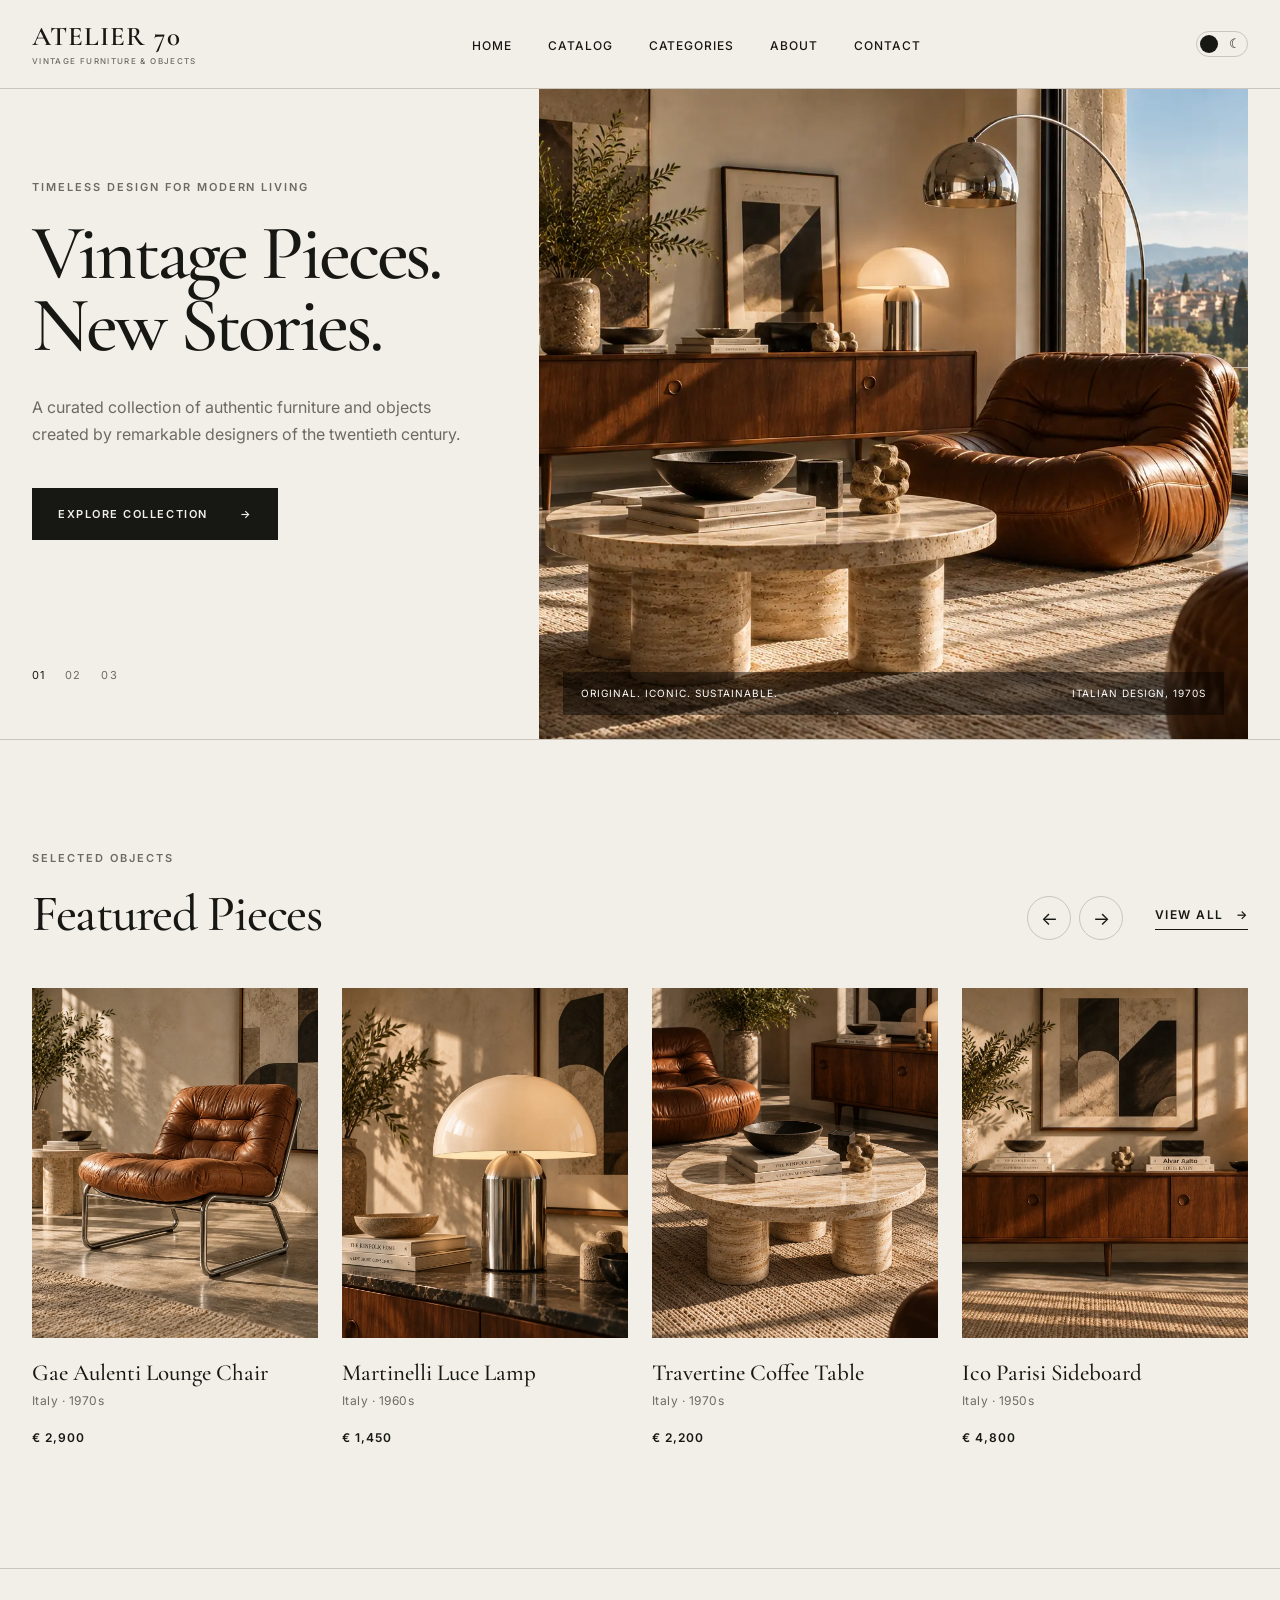
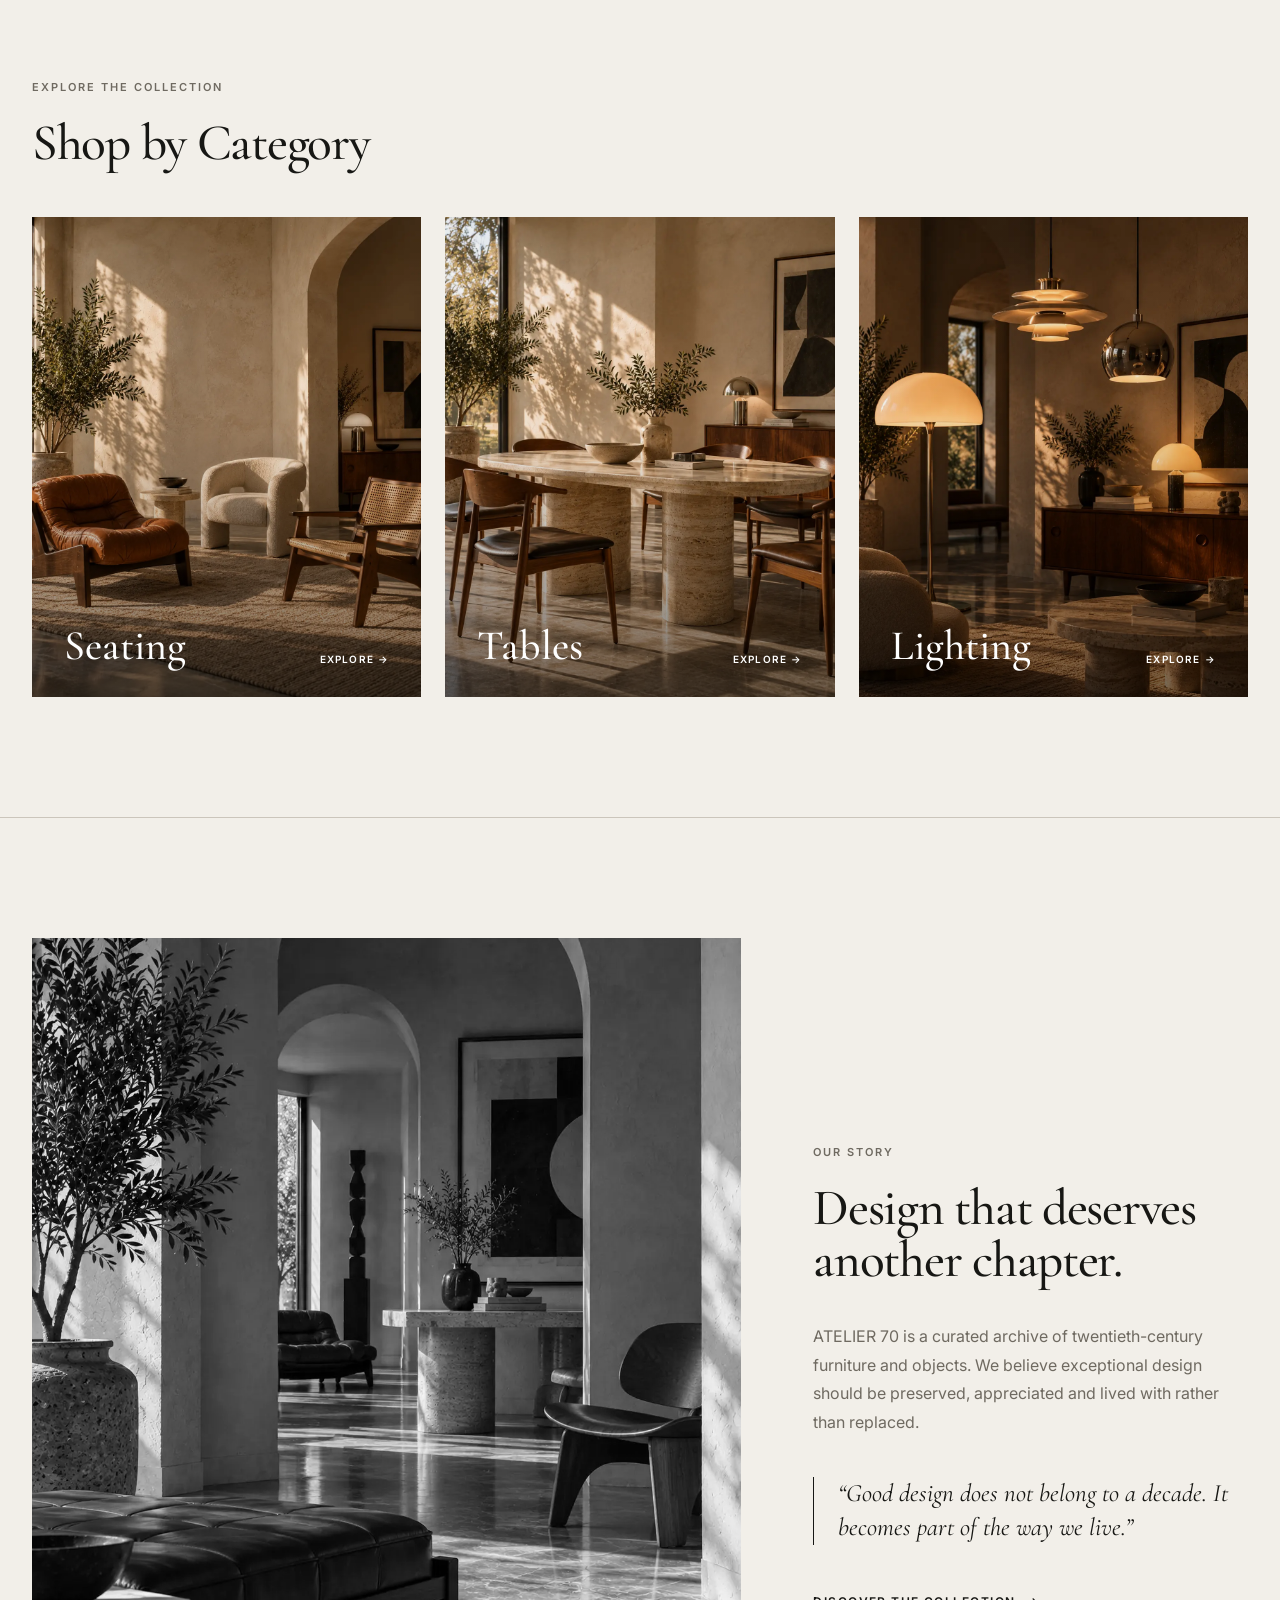
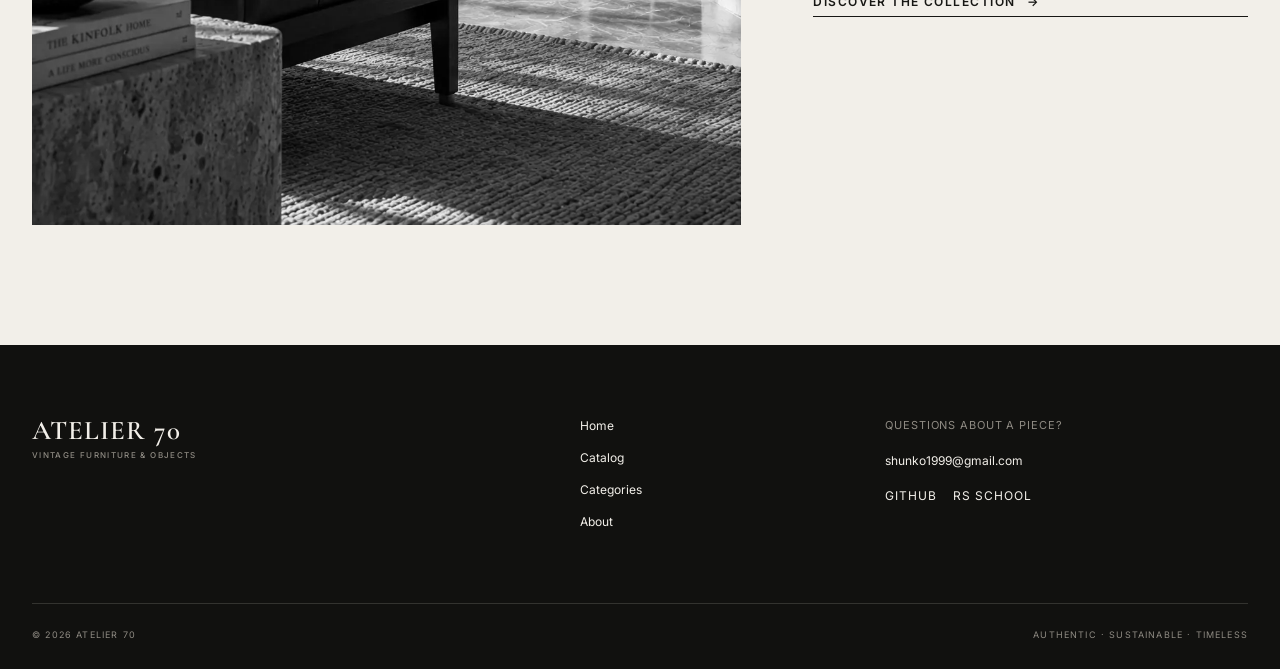
<file: index.html>
<!DOCTYPE html>
<html lang="en">
  <head>
    <meta charset="UTF-8">
    <meta name="viewport" content="width=device-width, initial-scale=1.0">
    <meta
      name="description"
      content="ATELIER 70 — curated vintage furniture and collectible design."
    >
    <title>ATELIER 70 — Vintage Furniture & Objects</title>

    <link rel="icon" href="assets/images/favicon.svg" type="image/svg+xml">
    <link rel="preconnect" href="https://fonts.googleapis.com">
    <link rel="preconnect" href="https://fonts.gstatic.com" crossorigin>
    <link
      href="https://fonts.googleapis.com/css2?family=Cormorant+Garamond:wght@500;600&family=Inter:wght@400;500;600&display=swap"
      rel="stylesheet"
    >

    <link rel="stylesheet" href="css/style.css">
  </head>

  <body>
    <header class="header">
      <div class="container header__inner">
        <a class="logo" href="index.html" aria-label="ATELIER 70 home">
          <span class="logo__name">ATELIER 70</span>
          <span class="logo__description">Vintage Furniture & Objects</span>
        </a>

        <nav class="navigation" aria-label="Main navigation">
          <ul class="navigation__list">
            <li><a href="index.html">Home</a></li>
            <li><a href="catalog.html">Catalog</a></li>
            <li><a href="#categories">Categories</a></li>
            <li><a href="#about">About</a></li>
            <li><a href="#contact">Contact</a></li>
          </ul>
        </nav>

        <div class="header__actions">
          <button
            class="theme-toggle"
            type="button"
            aria-label="Switch to dark theme"
            aria-pressed="false"
          >
            <span class="theme-toggle__sun" aria-hidden="true">☀</span>
            <span class="theme-toggle__moon" aria-hidden="true">☾</span>
          </button>

          <button
            class="burger"
            type="button"
            aria-label="Open navigation menu"
            aria-expanded="false"
          >
            <span></span>
            <span></span>
            <span></span>
          </button>
        </div>
      </div>
    </header>

    <main>
      <section class="hero">
        <div class="container hero__inner">
          <div class="hero__content">
            <p class="eyebrow">Timeless design for modern living</p>

            <h1>Vintage Pieces.<br>New Stories.</h1>

            <p class="hero__description">
              A curated collection of authentic furniture and objects
              created by remarkable designers of the twentieth century.
            </p>

            <a class="button button--primary" href="catalog.html">
              Explore collection
              <span aria-hidden="true">→</span>
            </a>

            <div class="hero__pagination" role="group" aria-label="Slide 1 of 3">
              <span class="hero__pagination-active">01</span>
              <span>02</span>
              <span>03</span>
            </div>
          </div>

          <div class="hero__visual">
            <img
              src="assets/images/hero.webp"
              alt="Vintage living room with collectible furniture"
            >

            <div class="hero__caption">
              <span>Original. Iconic. Sustainable.</span>
              <span>Italian design, 1970s</span>
            </div>
          </div>
        </div>
      </section>

      <section class="featured" id="featured">
        <div class="container">
          <div class="section-heading">
            <div>
              <p class="eyebrow">Selected objects</p>
              <h2>Featured Pieces</h2>
            </div>

            <div class="featured__heading-actions">
              <div
  class="slider-controls"
  role="group"
  aria-label="Featured pieces controls"
>
                <button
                  class="slider-control slider-control--prev"
                  type="button"
                  aria-label="Previous featured piece"
                >
                  ←
                </button>

                <button
                  class="slider-control slider-control--next"
                  type="button"
                  aria-label="Next featured piece"
                >
                  →
                </button>
              </div>

              <a class="text-link" href="catalog.html">
                View all <span aria-hidden="true">→</span>
              </a>
            </div>
          </div>

          <div class="featured__slider">
            <article class="product-card">
              <div class="product-card__image">
                <img
                  src="assets/images/chair-01.webp"
                  alt="Vintage lounge chair"
                >
              </div>
              <h3>Gae Aulenti Lounge Chair</h3>
              <p>Italy · 1970s</p>
              <span class="product-card__price">€ 2,900</span>
            </article>

            <article class="product-card">
              <div class="product-card__image">
                <img
                  src="assets/images/lamp-01.webp"
                  alt="Vintage table lamp"
                >
              </div>
              <h3>Martinelli Luce Lamp</h3>
              <p>Italy · 1960s</p>
              <span class="product-card__price">€ 1,450</span>
            </article>

            <article class="product-card">
              <div class="product-card__image">
                <img
                  src="assets/images/table-01.webp"
                  alt="Travertine coffee table"
                >
              </div>
              <h3>Travertine Coffee Table</h3>
              <p>Italy · 1970s</p>
              <span class="product-card__price">€ 2,200</span>
            </article>

            <article class="product-card">
              <div class="product-card__image">
                <img
                  src="assets/images/sideboard-01.webp"
                  alt="Vintage wooden sideboard"
                >
              </div>
              <h3>Ico Parisi Sideboard</h3>
              <p>Italy · 1950s</p>
              <span class="product-card__price">€ 4,800</span>
            </article>

            <article class="product-card">
              <div class="product-card__image">
                <img
                  src="assets/images/seating-02.webp"
                  alt="Vintage lounge chair"
                >
              </div>
              <h3>Italian Lounge Chair</h3>
              <p>Italy · 1970s</p>
              <span class="product-card__price">€1,850</span>
            </article>
            
            <article class="product-card">
              <div class="product-card__image">
                <img
                  src="assets/images/tables/table-02.webp"
                  alt="Vintage side table"
                >
              </div>
              <h3>Travertine Side Table</h3>
              <p>Italy · 1970s</p>
              <span class="product-card__price">€1,250</span>
            </article>
            
            <article class="product-card">
              <div class="product-card__image">
                <img
                  src="assets/images/lighting/lighting-02.webp"
                  alt="Vintage table lamp"
                >
              </div>
              <h3>Sculptural Table Lamp</h3>
              <p>France · 1960s</p>
              <span class="product-card__price">€980</span>
            </article>
            
            <article class="product-card">
              <div class="product-card__image">
                <img
                  src="assets/images/seating-04.webp"
                  alt="Vintage dining chair"
                >
              </div>
              <h3>Oak Dining Chair</h3>
              <p>Denmark · 1960s</p>
              <span class="product-card__price">€1,100</span>
            </article>
          </div>
        </div>
      </section>

      <section class="categories" id="categories">
        <div class="container">
          <div class="section-heading">
            <div>
              <p class="eyebrow">Explore the collection</p>
              <h2>Shop by Category</h2>
            </div>
          </div>

          <div class="categories__grid">
            <a class="category-card" href="catalog.html#seating">
              <img
                src="assets/images/category-seating.webp"
                alt="Vintage seating collection"
              >
              <div class="category-card__content">
                <h3>Seating</h3>
                <span>Explore →</span>
              </div>
            </a>

            <a class="category-card" href="catalog.html#tables">
              <img
                src="assets/images/category-tables.webp"
                alt="Vintage tables collection"
              >
              <div class="category-card__content">
                <h3>Tables</h3>
                <span>Explore →</span>
              </div>
            </a>

            <a class="category-card" href="catalog.html#lighting">
              <img
                src="assets/images/category-lighting.webp"
                alt="Vintage lighting collection"
              >
              <div class="category-card__content">
                <h3>Lighting</h3>
                <span>Explore →</span>
              </div>
            </a>
          </div>
        </div>
      </section>

      <section class="story" id="about">
        <div class="container story__inner">
          <div class="story__image">
            <img
              src="assets/images/story.webp"
              alt="Curated vintage furniture in an interior"
            >
          </div>

          <div class="story__content">
            <p class="eyebrow">Our story</p>

            <h2>Design that deserves another chapter.</h2>

            <p>
              ATELIER 70 is a curated archive of twentieth-century furniture
              and objects. We believe exceptional design should be preserved,
              appreciated and lived with rather than replaced.
            </p>

            <blockquote>
              “Good design does not belong to a decade. It becomes part of
              the way we live.”
            </blockquote>

            <a class="text-link" href="catalog.html">
              Discover the collection <span aria-hidden="true">→</span>
            </a>
          </div>
        </div>
      </section>
    </main>

    <footer class="footer" id="contact">
      <div class="container">
        <div class="footer__top">
          <a
            class="logo logo--footer"
            href="index.html"
            aria-label="ATELIER 70 home"
          >
            <span class="logo__name">ATELIER 70</span>
            <span class="logo__description">Vintage Furniture & Objects</span>
          </a>

          <nav class="footer__navigation" aria-label="Footer navigation">
            <a href="index.html">Home</a>
            <a href="catalog.html">Catalog</a>
            <a href="#categories">Categories</a>
            <a href="#about">About</a>
          </nav>

          <div class="footer__contact">
            <p>Questions about a piece?</p>

            <a href="mailto:shunko1999@gmail.com">
              shunko1999@gmail.com
            </a>

            <div class="footer__external">
              <a
                href="https://github.com/sailoksis"
                target="_blank"
                rel="noopener noreferrer"
              >
                GitHub
              </a>

              <a
                href="https://rs.school/"
                target="_blank"
                rel="noopener noreferrer"
              >
                RS School
              </a>
            </div>
          </div>
        </div>

        <div class="footer__bottom">
          <span>© 2026 ATELIER 70</span>
          <span>Authentic · Sustainable · Timeless</span>
        </div>
      </div>
    </footer>

    <script src="js/main.js"></script>
  </body>
</html>
</file>
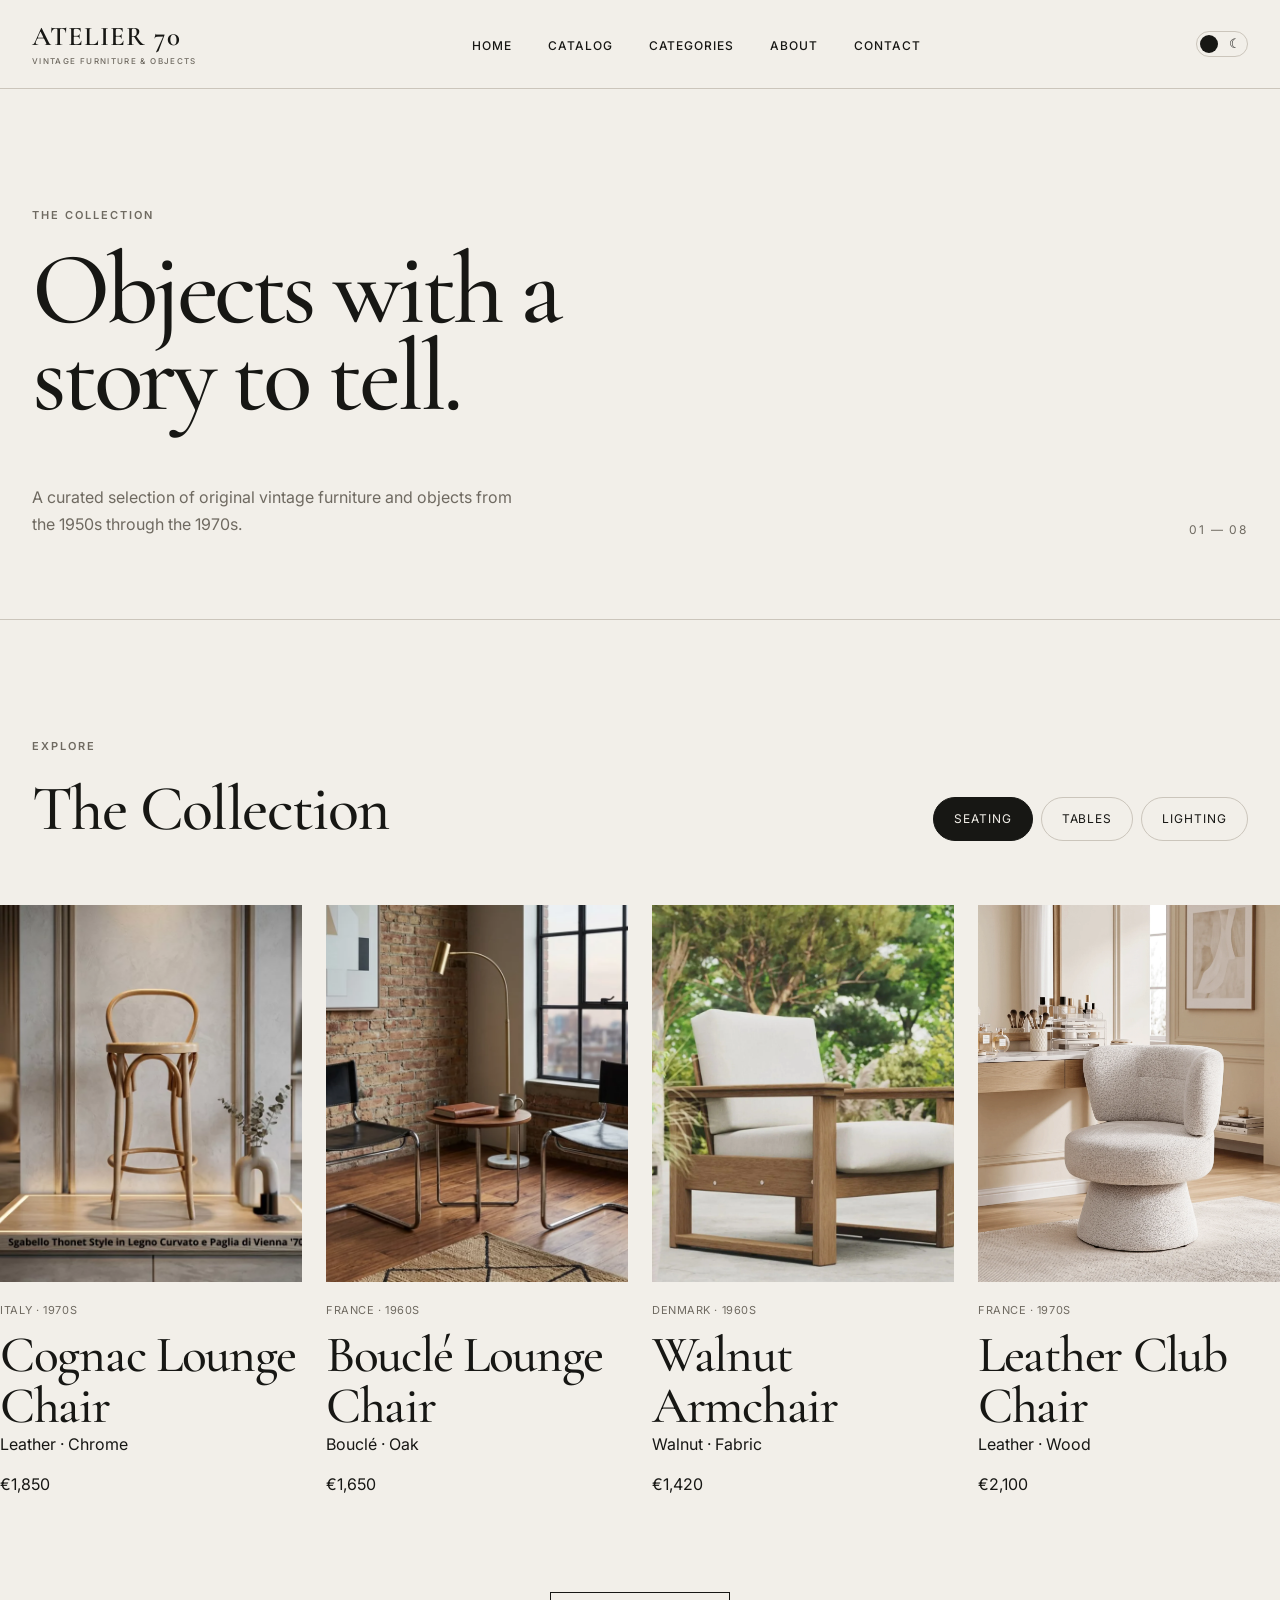
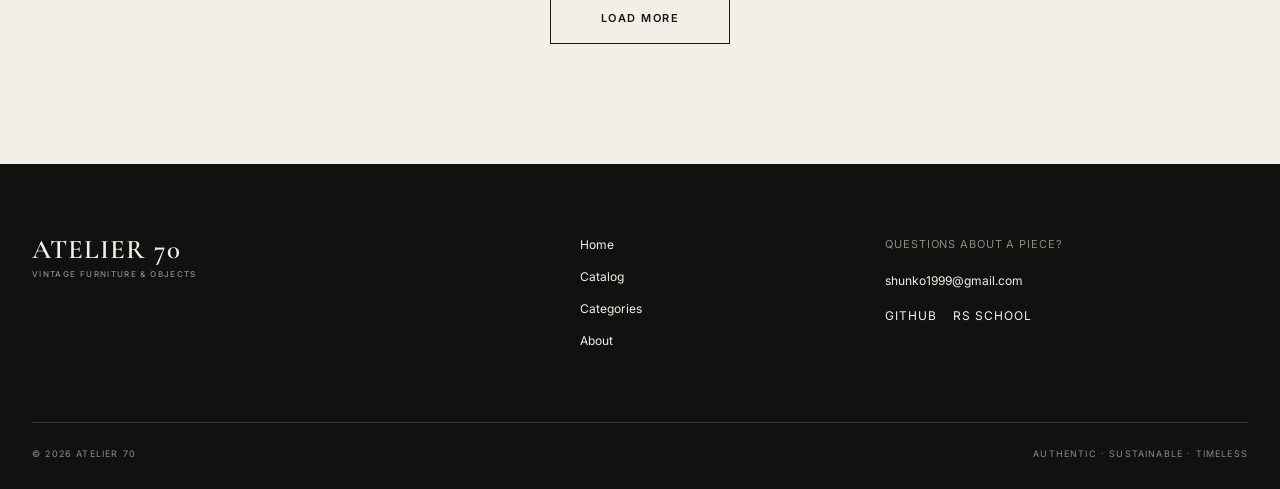
<file: catalog.html>
<!DOCTYPE html>
<html lang="en">
  <head>
    <meta charset="UTF-8">
    <meta name="viewport" content="width=device-width, initial-scale=1.0">
    <meta
      name="description"
      content="ATELIER 70 catalog — curated vintage furniture and collectible design."
    >
    <title>Catalog — ATELIER 70</title>

    <link rel="icon" href="assets/images/favicon.svg" type="image/svg+xml">
    <link rel="preconnect" href="https://fonts.googleapis.com">
    <link rel="preconnect" href="https://fonts.gstatic.com" crossorigin>
    <link
      href="https://fonts.googleapis.com/css2?family=Cormorant+Garamond:wght@500;600&family=Inter:wght@400;500;600&display=swap"
      rel="stylesheet"
    >

    <link rel="stylesheet" href="css/style.css">
  </head>

  <body>
    <header class="header">
      <div class="container header__inner">
        <a class="logo" href="index.html" aria-label="ATELIER 70 home">
          <span class="logo__name">ATELIER 70</span>
          <span class="logo__description">Vintage Furniture & Objects</span>
        </a>

        <nav class="navigation" aria-label="Main navigation">
          <ul class="navigation__list">
            <li><a href="index.html">Home</a></li>
            <li><a href="catalog.html">Catalog</a></li>
            <li><a href="index.html#categories">Categories</a></li>
            <li><a href="index.html#about">About</a></li>
            <li><a href="#contact">Contact</a></li>
          </ul>
        </nav>

        <div class="header__actions">
          <button
            class="theme-toggle"
            type="button"
            aria-label="Switch to dark theme"
            aria-pressed="false"
          >
            <span class="theme-toggle__sun" aria-hidden="true">☀</span>
            <span class="theme-toggle__moon" aria-hidden="true">☾</span>
          </button>

          <button
            class="burger"
            type="button"
            aria-label="Open navigation menu"
            aria-expanded="false"
          >
            <span></span>
            <span></span>
            <span></span>
          </button>
        </div>
      </div>
    </header>

    <main>
      <section class="catalog-hero">
        <div class="container">
          <p class="eyebrow">The collection</p>

          <h1>Objects with a<br>story to tell.</h1>

          <div class="catalog-hero__bottom">
            <p>
              A curated selection of original vintage furniture and objects
              from the 1950s through the 1970s.
            </p>

            <span>01 — 08</span>
          </div>
        </div>
      </section>

      <section class="catalog" aria-labelledby="catalog-title">
        <div class="container">
          <div class="catalog__header">
            <div>
              <p class="eyebrow">Explore</p>
              <h2 id="catalog-title">The Collection</h2>
            </div>

<div class="catalog-tabs" role="group" aria-label="Product categories">
  <button
    class="catalog-tab catalog-tab--active"
    type="button"
    data-category="seating"
    aria-pressed="true"
  >
    Seating
  </button>

  <button
    class="catalog-tab"
    type="button"
    data-category="tables"
    aria-pressed="false"
  >
    Tables
  </button>

  <button
    class="catalog-tab"
    type="button"
    data-category="lighting"
    aria-pressed="false"
  >
    Lighting
  </button>
</div>
            </div>
          </div>

          <div class="catalog-grid">

          </div>

          <div class="catalog__more">
            <button class="button button--outline" type="button">
              Load More
            </button>
          </div>
        </div>
      </section>
    </main>

    <footer class="footer" id="contact">
      <div class="container">
        <div class="footer__top">
          <a
            class="logo logo--footer"
            href="index.html"
            aria-label="ATELIER 70 home"
          >
            <span class="logo__name">ATELIER 70</span>
            <span class="logo__description">Vintage Furniture & Objects</span>
          </a>

          <nav class="footer__navigation" aria-label="Footer navigation">
            <a href="index.html">Home</a>
            <a href="catalog.html">Catalog</a>
            <a href="index.html#categories">Categories</a>
            <a href="index.html#about">About</a>
          </nav>

          <div class="footer__contact">
            <p>Questions about a piece?</p>

            <a href="mailto:shunko1999@gmail.com">
              shunko1999@gmail.com
            </a>

            <div class="footer__external">
              <a
                href="https://github.com/sailoksis"
                target="_blank"
                rel="noopener noreferrer"
              >
                GitHub
              </a>

              <a
                href="https://rs.school/"
                target="_blank"
                rel="noopener noreferrer"
              >
                RS School
              </a>
            </div>
          </div>
        </div>

        <div class="footer__bottom">
          <span>© 2026 ATELIER 70</span>
          <span>Authentic · Sustainable · Timeless</span>
        </div>
      </div>
    </footer>
    <div class="product-modal" aria-hidden="true"></div>
    <script src="js/products.js"></script>
    <script src="js/main.js"></script>
  </body>
</html>
</file>
<file: css/style.css>
/* ========================================
   ATELIER 70
   Landing Page — Part 1
   ======================================== */

   :root {
    --color-bg: #f2efe9;
    --color-surface: #faf8f4;
    --color-text: #171714;
    --color-muted: #6f6a61;
    --color-line: #cbc5bb;
    --color-button-text: #f2efe9;
  
    --font-display: "Cormorant Garamond", Georgia, serif;
    --font-body: "Inter", Arial, sans-serif;
  
    --container-width: 1280px;
    --page-padding: 32px;
  
    --transition: 0.3s ease;
  }
  
  * {
    box-sizing: border-box;
  }
  
  html {
    scroll-behavior: smooth;
  }
  
  body {
    margin: 0;
    min-width: 320px;
    background-color: var(--color-bg);
    color: var(--color-text);
    font-family: var(--font-body);
    font-size: 16px;
    line-height: 1.5;
    transition:
      background-color var(--transition),
      color var(--transition);
  }
  
  body.dark-theme {
    --color-bg: #171714;
    --color-surface: #211f1b;
    --color-text: #f2efe9;
    --color-muted: #aaa49a;
    --color-line: #45413b;
    --color-button-text: #171714;
  }
  
  img {
    display: block;
    width: 100%;
    height: 100%;
    object-fit: cover;
  }
  
  a {
    color: inherit;
    text-decoration: none;
  }
  
  button {
    padding: 0;
    border: 0;
    color: inherit;
    font: inherit;
    background: none;
    cursor: pointer;
  }
  
  h1,
  h2,
  h3,
  p,
  blockquote {
    margin-top: 0;
  }
  
  .container {
    width: min(
      calc(100% - (var(--page-padding) * 2)),
      var(--container-width)
    );
    margin-inline: auto;
  }
  
  /* ========================================
     Typography
     ======================================== */
  
  h1,
  h2,
  h3 {
    font-family: var(--font-display);
    font-weight: 500;
  }
  
  h1 {
    margin-bottom: 32px;
    font-size: clamp(64px, 6.1vw, 88px);
    line-height: 0.92;
    letter-spacing: -0.04em;
  }
  
  h2 {
    margin-bottom: 0;
    font-size: clamp(42px, 4vw, 56px);
    line-height: 1;
    letter-spacing: -0.025em;
  }
  
  .eyebrow {
    margin-bottom: 24px;
    color: var(--color-muted);
    font-size: 11px;
    font-weight: 600;
    line-height: 1.2;
    letter-spacing: 0.18em;
    text-transform: uppercase;
  }
  
  .text-link {
    display: inline-flex;
    gap: 12px;
    align-items: center;
    padding-bottom: 5px;
    border-bottom: 1px solid var(--color-text);
    font-size: 12px;
    font-weight: 600;
    letter-spacing: 0.12em;
    text-transform: uppercase;
    transition: opacity var(--transition);
  }
  
  .text-link:hover {
    opacity: 0.55;
  }
  
  /* ========================================
     Header
     ======================================== */
  
  .header {
    position: relative;
    z-index: 20;
    border-bottom: 1px solid var(--color-line);
    background-color: var(--color-bg);
  }
  
  .header__inner {
    display: flex;
    min-height: 88px;
    align-items: center;
    justify-content: space-between;
  }
  
  .logo {
    display: inline-flex;
    flex-direction: column;
    flex-shrink: 0;
  }
  
  .logo__name {
    font-family: var(--font-display);
    font-size: 27px;
    font-weight: 600;
    line-height: 1;
    letter-spacing: 0.04em;
  }
  
  .logo__description {
    margin-top: 7px;
    color: var(--color-muted);
    font-size: 8px;
    font-weight: 500;
    line-height: 1;
    letter-spacing: 0.17em;
    text-transform: uppercase;
  }
  
  .navigation__list {
    display: flex;
    gap: 36px;
    align-items: center;
    margin: 0;
    padding: 0;
    list-style: none;
  }
  
  .navigation a {
    position: relative;
    font-size: 12px;
    font-weight: 500;
    letter-spacing: 0.08em;
    text-transform: uppercase;
  }
  
  .navigation a::after {
    position: absolute;
    right: 0;
    bottom: -8px;
    left: 0;
    height: 1px;
    background-color: var(--color-text);
    content: "";
    transform: scaleX(0);
    transform-origin: right;
    transition: transform var(--transition);
  }
  
  .navigation a:hover::after {
    transform: scaleX(1);
    transform-origin: left;
  }
  
  .header__actions {
    display: flex;
    gap: 24px;
    align-items: center;
  }
  
  .theme-toggle {
    position: relative;
    display: flex;
    width: 52px;
    height: 26px;
    align-items: center;
    justify-content: space-around;
    border: 1px solid var(--color-line);
    border-radius: 20px;
    font-size: 13px;
  }
  
  .theme-toggle::after {
    position: absolute;
    top: 3px;
    left: 3px;
    width: 18px;
    height: 18px;
    border-radius: 50%;
    background-color: var(--color-text);
    content: "";
    transition: transform var(--transition);
  }
  
  body.dark-theme .theme-toggle::after {
    transform: translateX(26px);
  }
  
  .burger {
    display: none;
    width: 28px;
    height: 20px;
    flex-direction: column;
    justify-content: space-between;
  }
  
  .burger span {
    display: block;
    width: 100%;
    height: 1px;
    background-color: var(--color-text);
  }
  
  /* ========================================
     Hero
     ======================================== */
  
  .hero {
    border-bottom: 1px solid var(--color-line);
  }
  
  .hero__inner {
    display: grid;
    min-height: 650px;
    grid-template-columns: 5fr 7fr;
  }
  
  .hero__content {
    display: flex;
    padding: 92px 64px 56px 0;
    flex-direction: column;
    justify-content: center;
  }
  
  .hero__description {
    max-width: 430px;
    margin-bottom: 40px;
    color: var(--color-muted);
    font-size: 16px;
    line-height: 1.7;
  }
  
  .button {
    display: inline-flex;
    width: fit-content;
    gap: 32px;
    align-items: center;
    justify-content: center;
    min-height: 52px;
    padding: 0 26px;
    font-size: 11px;
    font-weight: 600;
    letter-spacing: 0.14em;
    text-transform: uppercase;
    transition:
      opacity var(--transition),
      transform var(--transition);
  }
  
  .button:hover {
    opacity: 0.8;
    transform: translateY(-2px);
  }
  
  .button--primary {
    background-color: var(--color-text);
    color: var(--color-button-text);
  }
  
  .hero__pagination {
    display: flex;
    gap: 20px;
    margin-top: auto;
    padding-top: 56px;
    color: var(--color-muted);
    font-size: 11px;
    letter-spacing: 0.1em;
  }
  
  .hero__pagination-active {
    color: var(--color-text);
  }
  
  .hero__visual {
    position: relative;
    min-height: 650px;
    overflow: hidden;
  }
  
  .hero__visual img {
    transition: transform 0.8s ease;
  }
  
  .hero__visual:hover img {
    transform: scale(1.015);
  }
  
  .hero__caption {
    position: absolute;
    right: 24px;
    bottom: 24px;
    left: 24px;
    display: flex;
    justify-content: space-between;
    padding: 14px 18px;
    color: #fff;
    font-size: 10px;
    letter-spacing: 0.1em;
    text-transform: uppercase;
    background-color: rgb(0 0 0 / 45%);
  }
  
  /* ========================================
     Shared section heading
     ======================================== */
  
  .section-heading {
    display: flex;
    align-items: end;
    justify-content: space-between;
    margin-bottom: 48px;
  }
  
  /* ========================================
     Featured Pieces
     ======================================== */
  
  .featured {
    padding: 112px 0 120px;
    border-bottom: 1px solid var(--color-line);
  }
  
  .featured__slider {
    display: flex;
    gap: 24px;
    overflow: hidden;
    scroll-behavior: smooth;
  }
  
  .featured__slider .product-card {
    flex: 0 0 calc((100% - 72px) / 4);
  }
  
  .product-card {
    min-width: 0;
  }
  
  .product-card__image {
    height: 350px;
    margin-bottom: 22px;
    overflow: hidden;
    background-color: var(--color-surface);
  }
  
  .product-card__image img {
    transition: transform 0.6s ease;
  }
  
  .product-card:hover .product-card__image img {
    transform: scale(1.025);
  }
  
  .product-card h3 {
    margin-bottom: 5px;
    font-size: 23px;
    line-height: 1.15;
  }
  
  .product-card p {
    margin-bottom: 14px;
    color: var(--color-muted);
    font-size: 12px;
    letter-spacing: 0.04em;
  }
  
  .product-card__price {
    font-size: 12px;
    font-weight: 600;
    letter-spacing: 0.08em;
  }
  
  /* ========================================
     Categories
     ======================================== */
  
  .categories {
    padding: 112px 0 120px;
    border-bottom: 1px solid var(--color-line);
  }
  
  .categories__grid {
    display: grid;
    gap: 24px;
    grid-template-columns: repeat(3, minmax(0, 1fr));
  }
  
  .category-card {
    position: relative;
    height: 480px;
    overflow: hidden;
    background-color: var(--color-surface);
  }
  
  .category-card::after {
    position: absolute;
    inset: 0;
    background: linear-gradient(
      to top,
      rgb(0 0 0 / 55%) 0%,
      rgb(0 0 0 / 5%) 55%
    );
    content: "";
  }
  
  .category-card img {
    transition: transform 0.7s ease;
  }
  
  .category-card:hover img {
    transform: scale(1.035);
  }
  
  .category-card__content {
    position: absolute;
    z-index: 2;
    right: 32px;
    bottom: 30px;
    left: 32px;
    display: flex;
    align-items: end;
    justify-content: space-between;
    color: #fff;
  }
  
  .category-card__content h3 {
    margin: 0;
    font-size: 42px;
    line-height: 1;
  }
  
  .category-card__content span {
    font-size: 10px;
    font-weight: 600;
    letter-spacing: 0.12em;
    text-transform: uppercase;
  }
  
  /* ========================================
     Our Story
     ======================================== */
  
  .story {
    padding: 120px 0;
  }
  
  .story__inner {
    display: grid;
    align-items: stretch;
    grid-template-columns: 7fr 5fr;
  }
  
  .story__image {
    min-height: 600px;
    overflow: hidden;
  }
  
  .story__image img {
    filter: grayscale(100%);
  }
  
  .story__content {
    display: flex;
    padding: 64px 0 64px 72px;
    flex-direction: column;
    justify-content: center;
  }
  
  .story__content h2 {
    max-width: 500px;
    margin-bottom: 36px;
  }
  
  .story__content > p:not(.eyebrow) {
    max-width: 470px;
    margin-bottom: 40px;
    color: var(--color-muted);
    line-height: 1.8;
  }
  
  .story blockquote {
    max-width: 480px;
    margin-right: 0;
    margin-bottom: 48px;
    margin-left: 0;
    padding-left: 24px;
    border-left: 1px solid var(--color-text);
    font-family: var(--font-display);
    font-size: 25px;
    font-style: italic;
    line-height: 1.35;
  }
  
  /* ========================================
     Footer
     ======================================== */
  
  .footer {
    padding: 72px 0 28px;
    background-color: #11110f;
    color: #f2efe9;
  }
  
  .footer .logo__description {
    color: #8f8b83;
  }
  
  .footer__top {
    display: grid;
    gap: 64px;
    align-items: start;
    grid-template-columns: 2fr 1fr 1.5fr;
    padding-bottom: 72px;
  }
  
  .footer__navigation {
    display: flex;
    gap: 14px;
    flex-direction: column;
  }
  
  .footer__navigation a,
  .footer__contact a {
    width: fit-content;
    font-size: 12px;
    transition: opacity var(--transition);
  }
  
  .footer__navigation a:hover,
  .footer__contact a:hover {
    opacity: 0.55;
  }
  
  .footer__contact p {
    margin-bottom: 14px;
    color: #8f8b83;
    font-size: 11px;
    letter-spacing: 0.08em;
    text-transform: uppercase;
  }
  
  .footer__bottom {
    display: flex;
    justify-content: space-between;
    padding-top: 24px;
    border-top: 1px solid #33332f;
    color: #8f8b83;
    font-size: 9px;
    letter-spacing: 0.13em;
    text-transform: uppercase;
  }
  
  /* ========================================
    Tablet — 768px
     ======================================== */
  
@media (max-width: 768px) {
    :root {
      --page-padding: 32px;
    }
  
    .navigation {
      display: none;
    }

  
    .burger {
      display: flex;
    }
  
    .hero__inner {
      min-height: auto;
      grid-template-columns: 1fr;
    }
  
    .hero__content {
      min-height: 560px;
      padding: 72px 0 48px;
    }
  
    .hero__visual {
      min-height: 580px;
    }
  
    .featured,
    .categories {
      padding: 88px 0;
    }
  
    .product-card__image {
      height: 390px;
    }
  
    .categories__grid {
      grid-template-columns: 1fr;
    }
  
    .category-card {
      height: 520px;
    }
  
    .story {
      padding: 88px 0;
    }
  
    .story__inner {
      grid-template-columns: 1fr;
    }
  
    .story__image {
      min-height: 550px;
    }
  
    .story__content {
      padding: 64px 0 0;
    }
  
    .footer__top {
      grid-template-columns: 1.5fr 1fr;
    }
  
    .footer__contact {
      grid-column: 1 / -1;
    }
  }
  
  /* ========================================
     Mobile — 380px
     ======================================== */
  
  @media (max-width: 480px) {
    :root {
      --page-padding: 16px;
    }
    .navigation {
      top: 72px;
    }
    .header__inner {
      min-height: 72px;
    }
  
    .logo__name {
      font-size: 23px;
    }
  
    .logo__description {
      font-size: 7px;
    }
  
    .header__actions {
      gap: 16px;
    }
  
    .theme-toggle {
      width: 46px;
      height: 24px;
    }
  
    .theme-toggle::after {
      width: 16px;
      height: 16px;
    }
  
    body.dark-theme .theme-toggle::after {
      transform: translateX(22px);
    }
  
    h1 {
      font-size: 52px;
    }
  
    h2 {
      font-size: 40px;
    }
  
    .hero__content {
      min-height: 520px;
      padding: 64px 0 40px;
    }
  
    .hero__description {
      font-size: 14px;
    }
  
    .hero__visual {
      min-height: 430px;
    }
  
    .hero__caption {
      right: 14px;
      bottom: 14px;
      left: 14px;
      gap: 12px;
      flex-direction: column;
    }
  
    .section-heading {
      gap: 24px;
      align-items: start;
      flex-direction: column;
      margin-bottom: 36px;
    }
  
    .featured,
    .categories {
      padding: 72px 0;
    }
  
    .product-card__image {
      height: 410px;
    }
  
    .category-card {
      height: 440px;
    }
  
    .category-card__content {
      right: 22px;
      bottom: 22px;
      left: 22px;
    }
  
    .category-card__content h3 {
      font-size: 36px;
    }
  
    .story {
      padding: 72px 0;
    }
  
    .story__image {
      min-height: 430px;
    }
  
    .story__content {
      padding-top: 48px;
    }
  
    .story blockquote {
      font-size: 22px;
    }
  
    .footer {
      padding-top: 56px;
    }
  
    .footer__top {
      gap: 44px;
      grid-template-columns: 1fr;
      padding-bottom: 56px;
    }
  
    .footer__contact {
      grid-column: auto;
    }
  
    .footer__bottom {
      gap: 12px;
      flex-direction: column;
    }
  }
  
/* =========================================================
   PART 1 — FINAL FIXES
   Shared components, catalog fixes and slider controls
   ========================================================= */

/* ---------- Featured slider controls ---------- */

.featured__heading-actions {
  display: flex;
  align-items: center;
  gap: 32px;
}

.slider-controls {
  display: flex;
  align-items: center;
  gap: 8px;
}

.slider-control {
  display: flex;
  width: 44px;
  height: 44px;
  align-items: center;
  justify-content: center;
  padding: 0;
  border: 1px solid var(--color-line);
  border-radius: 50%;
  background-color: transparent;
  color: var(--color-text);
  font-family: inherit;
  font-size: 18px;
  cursor: pointer;
  transition:
    background-color 0.3s ease,
    color 0.3s ease,
    border-color 0.3s ease,
    transform 0.3s ease;
}

.slider-control:hover {
  border-color: var(--color-text);
  background-color: var(--color-text);
  color: var(--color-bg);
}

.slider-control:active {
  transform: scale(0.94);
}


/* ---------- Footer external links ---------- */

.footer__external {
  display: flex;
  flex-wrap: wrap;
  gap: 16px;
  margin-top: 16px;
}

.footer__external a {
  color: inherit;
  font-size: 12px;
  letter-spacing: 0.08em;
  text-transform: uppercase;
  transition: opacity 0.3s ease;
}

.footer__external a:hover {
  opacity: 0.6;
}


/* ---------- Catalog hero ---------- */

.catalog-hero {
  padding: 120px 0 80px;
  border-bottom: 1px solid var(--color-line);
}

.catalog-hero h1 {
  max-width: 900px;
  margin: 20px 0 64px;
  font-family: "Cormorant Garamond", serif;
  font-size: clamp(72px, 8vw, 128px);
  font-weight: 500;
  line-height: 0.85;
  letter-spacing: -0.04em;
}

.catalog-hero__bottom {
  display: flex;
  align-items: flex-end;
  justify-content: space-between;
  gap: 40px;
}

.catalog-hero__bottom p {
  max-width: 500px;
  margin: 0;
  color: var(--color-muted);
  line-height: 1.7;
}

.catalog-hero__bottom span {
  flex-shrink: 0;
  color: var(--color-muted);
  font-size: 12px;
  letter-spacing: 0.15em;
}


/* ---------- Catalog ---------- */

.catalog {
  padding: 120px 0;
}

.catalog__header {
  display: flex;
  align-items: flex-end;
  justify-content: space-between;
  gap: 48px;
  margin-bottom: 64px;
}

.catalog__header h2 {
  margin: 8px 0 0;
  font-family: "Cormorant Garamond", serif;
  font-size: clamp(48px, 5vw, 72px);
  font-weight: 500;
  line-height: 1;
}

.catalog-tabs {
  display: flex;
  gap: 8px;
}

.catalog-tab {
  padding: 12px 20px;
  border: 1px solid var(--color-line);
  border-radius: 100px;
  background-color: transparent;
  color: var(--color-text);
  font-family: inherit;
  font-size: 12px;
  letter-spacing: 0.08em;
  text-transform: uppercase;
  cursor: pointer;
  transition:
    background-color 0.3s ease,
    color 0.3s ease,
    border-color 0.3s ease;
}

.catalog-tab:hover,
.catalog-tab--active {
  border-color: var(--color-text);
  background-color: var(--color-text);
  color: var(--color-bg);
}


/* ---------- Catalog cards ---------- */

.catalog-grid {
  display: grid;
  grid-template-columns: repeat(4, minmax(0, 1fr));
  gap: 64px 24px;
}

.catalog-card {
  min-width: 0;
  cursor: pointer;
}

.catalog-card__image {
  position: relative;
  aspect-ratio: 4 / 5;
  margin-bottom: 20px;
  overflow: hidden;
  background-color: var(--color-surface);
}

.catalog-card__image img {
  display: block;
  width: 100%;
  height: 100%;
  object-fit: cover;
  transition: transform 0.6s ease;
}

.catalog-card:hover .catalog-card__image img {
  transform: scale(1.025);
}

.catalog-card__top {
  display: flex;
  align-items: flex-start;
  justify-content: space-between;
  gap: 16px;
}

.catalog-card__top h3 {
  margin: 0;
  font-family: "Cormorant Garamond", serif;
  font-size: 24px;
  font-weight: 500;
  line-height: 1.1;
}

.catalog-card__top span {
  flex-shrink: 0;
  font-size: 13px;
}

.catalog-card > p {
  margin: 10px 0 5px;
  color: var(--color-muted);
  font-size: 12px;
  line-height: 1.5;
}

.catalog-card__meta {
  color: var(--color-muted);
  font-size: 11px;
  letter-spacing: 0.05em;
  text-transform: uppercase;
}


/* ---------- Load more ---------- */

.catalog__more {
  display: flex;
  justify-content: center;
  margin-top: 80px;
}

.button--outline {
  min-width: 180px;
  border: 1px solid var(--color-text);
  background-color: transparent;
  color: var(--color-text);
  cursor: pointer;
  transition:
    background-color 0.3s ease,
    color 0.3s ease,
    border-color 0.3s ease;
}

.button--outline:hover {
  background-color: var(--color-text);
  color: var(--color-bg);
}


/* ---------- Keyboard focus ---------- */

a:focus-visible,
button:focus-visible {
  outline: 2px solid var(--color-text);
  outline-offset: 4px;
}


/* =========================================================
   TABLET — 768px
   ========================================================= */

   @media (max-width: 768px) {
    .featured__heading-actions {
      gap: 20px;
    }
  
    .featured__slider .product-card {
      flex-basis: calc((100% - 24px) / 2);
    }
  
    .slider-control {
      width: 42px;
      height: 42px;
    }
  
    .catalog-hero {
      padding: 88px 0 64px;
    }
  
    .catalog-hero h1 {
      margin-bottom: 48px;
      font-size: clamp(64px, 12vw, 92px);
    }
  
    .catalog {
      padding: 88px 0;
    }
  
    .catalog__header {
      align-items: flex-start;
      flex-direction: column;
      gap: 40px;
      margin-bottom: 48px;
    }
  
    .catalog-tabs {
      width: 100%;
      overflow-x: auto;
      scrollbar-width: none;
    }
  
    .catalog-tabs::-webkit-scrollbar {
      display: none;
    }
  
    .catalog-tab {
      flex-shrink: 0;
    }
  
    .catalog-grid {
      grid-template-columns: repeat(2, minmax(0, 1fr));
      gap: 56px 20px;
    }
  
    .catalog__more {
      margin-top: 64px;
    }
  }

/* =========================================================
   MOBILE — 480px / checked at 380px
   ========================================================= */

@media (max-width: 480px) {
  .featured .section-heading {
    align-items: flex-start;
    flex-direction: column;
    gap: 24px;
  }

  .featured__slider .product-card {
    flex: 0 0 100%;
  }

  .featured__heading-actions {
    width: 100%;
    justify-content: space-between;
  }

  .slider-control {
    width: 40px;
    height: 40px;
  }

  .catalog-hero {
    padding: 64px 0 48px;
  }

  .catalog-hero h1 {
    margin: 16px 0 40px;
    font-size: 54px;
    line-height: 0.92;
  }

  .catalog-hero__bottom {
    align-items: flex-start;
    flex-direction: column;
    gap: 24px;
  }

  .catalog {
    padding: 64px 0;
  }

  .catalog__header {
    gap: 32px;
    margin-bottom: 40px;
  }

  .catalog__header h2 {
    font-size: 48px;
  }

  .catalog-tabs {
    gap: 6px;
  }

  .catalog-tab {
    padding: 10px 16px;
    font-size: 11px;
  }

  .catalog-grid {
    grid-template-columns: 1fr;
    gap: 48px;
  }

  .catalog-card__image {
    aspect-ratio: 4 / 5;
  }

  .catalog-card__top h3 {
    font-size: 26px;
  }

  .catalog__more {
    margin-top: 56px;
  }

  .button--outline {
    width: 100%;
  }

  .footer__external {
    gap: 12px;
  }
}

/* Burger menu */

body.menu-open {
  overflow: hidden;
}

.burger span {
  transition:
    transform 0.3s ease,
    opacity 0.3s ease;
}

@media (max-width: 768px) {
  .navigation {
    position: fixed;
    top: 88px;
    right: 0;
    bottom: 0;
    left: 0;
    z-index: 90;

    display: flex;
    flex-direction: column;
    align-items: center;
    justify-content: center;
    gap: 32px;

    padding: 48px 24px;

    background: var(--color-bg);

    visibility: hidden;
    opacity: 0;
    transform: translateX(100%);

    transition:
      transform 0.35s ease,
      opacity 0.35s ease,
      visibility 0.35s;
  }

  .navigation__list {
    flex-direction: column;
    justify-content: center;
    gap: 32px;
  }

  .navigation--open {
    visibility: visible;
    opacity: 1;
    transform: translateX(0);
  }

  .navigation a {
    font-size: 24px;
  }

  .burger {
    position: relative;
    z-index: 100;
  }

  .burger--open span:nth-child(1) {
    transform: translateY(7px) rotate(45deg);
  }

  .burger--open span:nth-child(2) {
    opacity: 0;
  }

  .burger--open span:nth-child(3) {
    transform: translateY(-7px) rotate(-45deg);
  }
}

@media (min-width: 769px) {
  .navigation {
    visibility: visible;
    opacity: 1;
    transform: none;
  }
}

@media (max-width: 480px) {
  .navigation {
    top: 72px;
  }
}

/* Product modal */

body.modal-open {
  overflow: hidden;
}

.product-modal {
  position: fixed;
  inset: 0;
  z-index: 200;
  display: flex;
  align-items: center;
  justify-content: center;
  padding: 32px;
  background: rgb(0 0 0 / 55%);
  visibility: hidden;
  opacity: 0;
  transition:
    opacity 0.3s ease,
    visibility 0.3s ease;
}

.product-modal--open {
  visibility: visible;
  opacity: 1;
}

.product-modal__dialog {
  position: relative;
  display: grid;
  grid-template-columns: minmax(0, 1fr) minmax(0, 1fr);
  width: min(100%, 1000px);
  max-height: calc(100vh - 64px);
  overflow: auto;
  background: var(--color-surface);
  border: 1px solid var(--color-line);
  box-shadow: 0 24px 80px rgb(0 0 0 / 25%);
}

.product-modal__image {
  min-height: 560px;
  background: var(--color-bg);
}

.product-modal__image img {
  display: block;
  width: 100%;
  height: 100%;
  object-fit: cover;
}

.product-modal__content {
  display: flex;
  flex-direction: column;
  padding: 64px 48px 48px;
}

.product-modal__meta {
  margin: 0 0 16px;
  color: var(--color-muted);
  font-size: 12px;
  line-height: 1.4;
  letter-spacing: 0.12em;
  text-transform: uppercase;
}

.product-modal__title {
  margin: 0 0 8px;
  font-family: "Cormorant Garamond", serif;
  font-size: 48px;
  font-weight: 500;
  line-height: 0.95;
}

.product-modal__designer {
  margin: 0 0 32px;
  color: var(--color-muted);
  font-size: 14px;
}

.product-modal__description {
  margin: 0 0 32px;
  color: var(--color-muted);
  line-height: 1.7;
}

.product-modal__details {
  display: grid;
  gap: 12px;
  margin: 0 0 40px;
  padding: 24px 0;
  border-top: 1px solid var(--color-line);
  border-bottom: 1px solid var(--color-line);
}

.product-modal__detail {
  display: flex;
  justify-content: space-between;
  gap: 24px;
}

.product-modal__detail dt,
.product-modal__detail dd {
  margin: 0;
}

.product-modal__detail dt {
  color: var(--color-muted);
}

.product-modal__detail dd {
  text-align: right;
}

.product-modal__price {
  margin: auto 0 0;
  font-family: "Cormorant Garamond", serif;
  font-size: 36px;
  line-height: 1;
}

.product-modal__close {
  position: absolute;
  top: 20px;
  right: 20px;
  z-index: 2;
  display: grid;
  width: 44px;
  height: 44px;
  padding: 0;
  place-items: center;
  color: var(--color-text);
  font-size: 28px;
  line-height: 1;
  background: var(--color-surface);
  border: 1px solid var(--color-line);
  border-radius: 50%;
  cursor: pointer;
  transition:
    background-color 0.2s ease,
    transform 0.2s ease;
}

.product-modal__close:hover {
  transform: rotate(90deg);
}

@media (max-width: 768px) {
  .product-modal {
    padding: 24px;
  }

  .product-modal__dialog {
    grid-template-columns: 1fr;
    max-height: calc(100vh - 48px);
  }

  .product-modal__image {
    min-height: 0;
    height: 320px;
  }

  .product-modal__content {
    padding: 40px 32px 32px;
  }

  .product-modal__title {
    font-size: 42px;
  }
}

@media (max-width: 480px) {
  .product-modal {
    padding: 16px;
  }

  .product-modal__dialog {
    max-height: calc(100vh - 32px);
  }

  .product-modal__image {
    height: 240px;
  }

  .product-modal__content {
    padding: 32px 20px 24px;
  }

  .product-modal__title {
    padding-right: 36px;
    font-size: 36px;
  }

  .product-modal__description {
    margin-bottom: 24px;
  }

  .product-modal__details {
    margin-bottom: 28px;
  }

  .product-modal__price {
    font-size: 32px;
  }

  .product-modal__close {
    top: 12px;
    right: 12px;
    width: 40px;
    height: 40px;
  }
}

/* Product parameters */

.product-parameters {
  display: grid;
  gap: 28px;
  margin-bottom: 32px;
}

.product-parameter {
  min-width: 0;
  margin: 0;
  padding: 0;
  border: 0;
}

.product-parameter__title {
  margin-bottom: 12px;
  color: var(--color-muted);
  font-size: 12px;
  font-weight: 500;
  letter-spacing: 0.12em;
  text-transform: uppercase;
}

.product-parameter__options {
  display: flex;
  flex-wrap: wrap;
  gap: 8px;
}

.product-option {
  display: flex;
  gap: 12px;
  align-items: center;
  justify-content: space-between;
  min-height: 42px;
  padding: 10px 14px;
  color: var(--color-text);
  font: inherit;
  font-size: 13px;
  background: transparent;
  border: 1px solid var(--color-line);
  cursor: pointer;
  transition:
    color 0.2s ease,
    background-color 0.2s ease,
    border-color 0.2s ease;
}

.product-option:hover,
.product-option--active {
  color: var(--color-bg);
  background: var(--color-text);
  border-color: var(--color-text);
}

.product-modal__summary {
  display: grid;
  gap: 10px;
  margin-top: auto;
  padding-top: 24px;
  border-top: 1px solid var(--color-line);
}

.product-modal__summary-row {
  display: flex;
  justify-content: space-between;
  gap: 24px;
  color: var(--color-muted);
  font-size: 14px;
}

.product-modal__summary-row--total {
  align-items: flex-end;
  margin-top: 8px;
  padding-top: 16px;
  color: var(--color-text);
  border-top: 1px solid var(--color-line);
}

.product-modal__summary-row--total > span:first-child {
  font-size: 16px;
}

.product-modal__summary-row .product-modal__price {
  margin: 0;
  color: var(--color-text);
  font-family: "Cormorant Garamond", serif;
  font-size: 36px;
  line-height: 1;
}

@media (max-width: 480px) {
  .product-parameters {
    gap: 22px;
  }

  .product-parameter__options {
    flex-direction: column;
  }

  .product-option {
    width: 100%;
  }

  .product-modal__summary-row .product-modal__price {
    font-size: 30px;
  }
}
</file>
